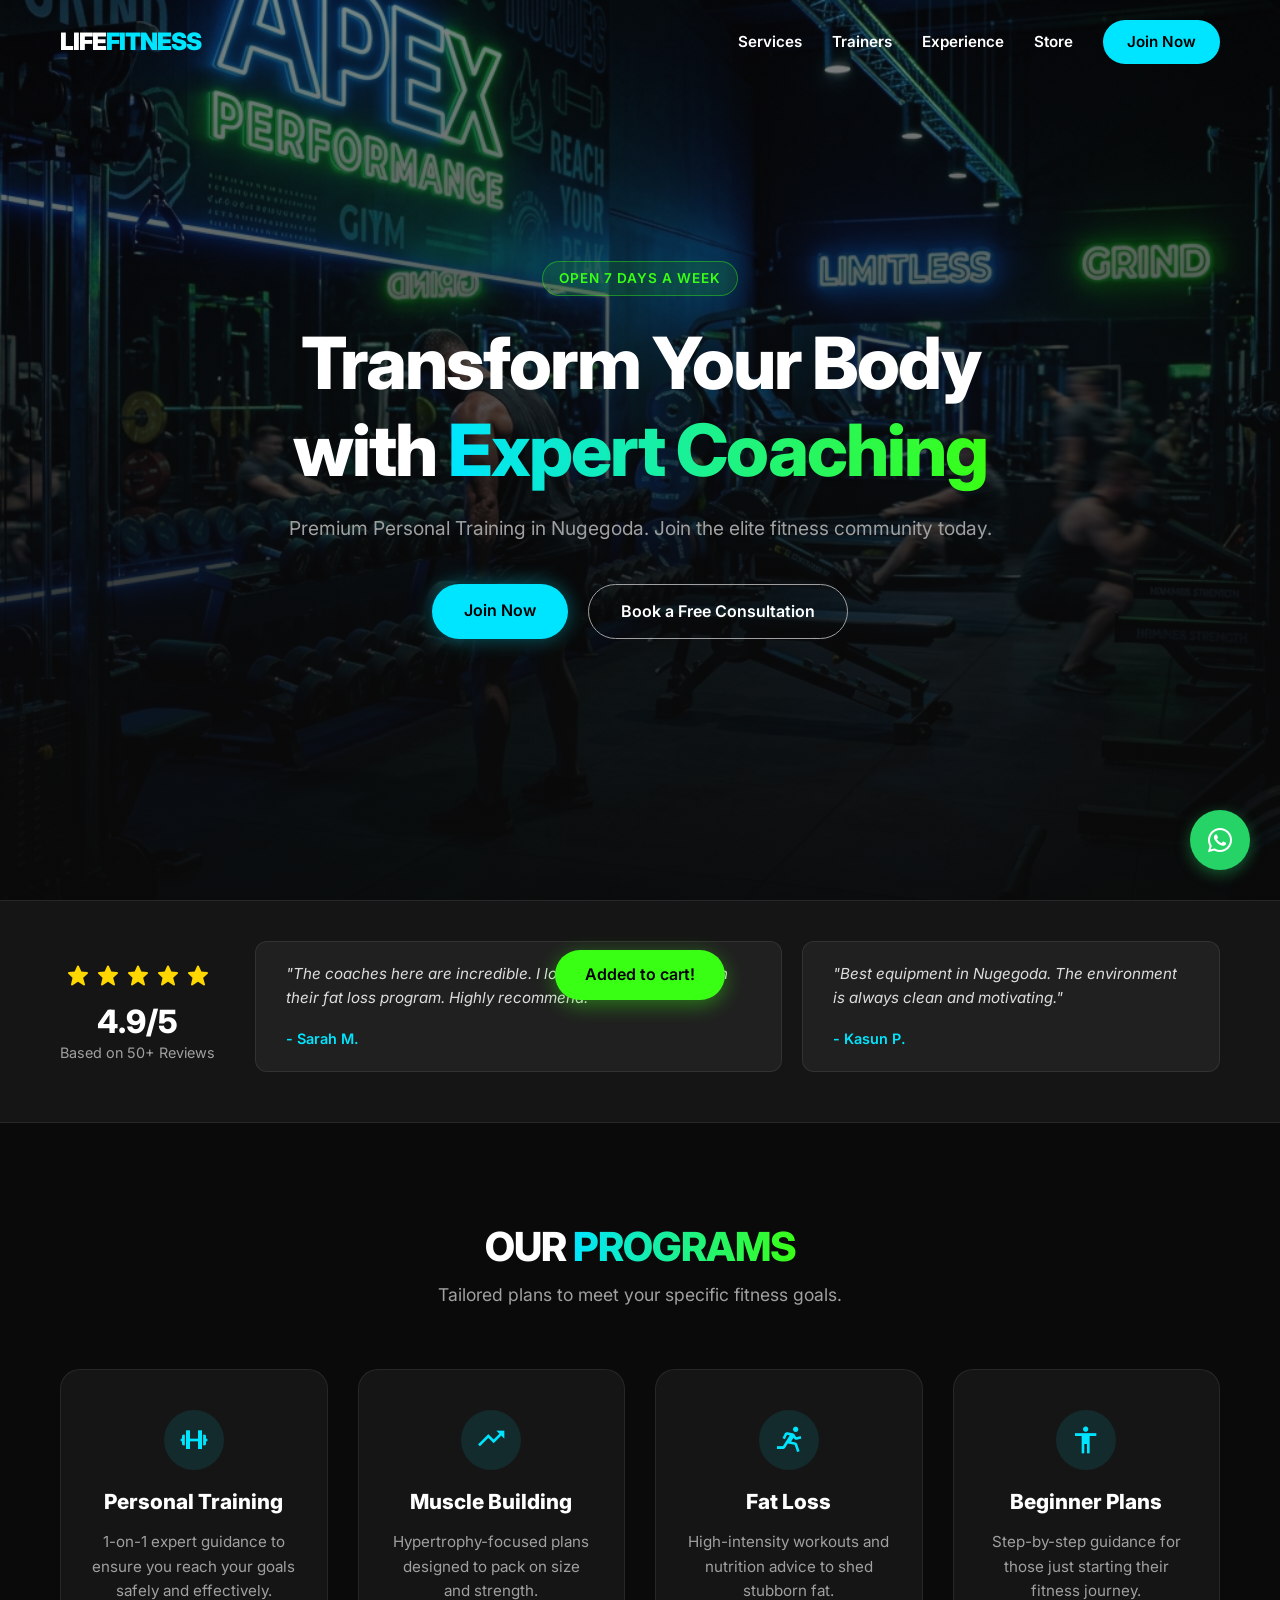
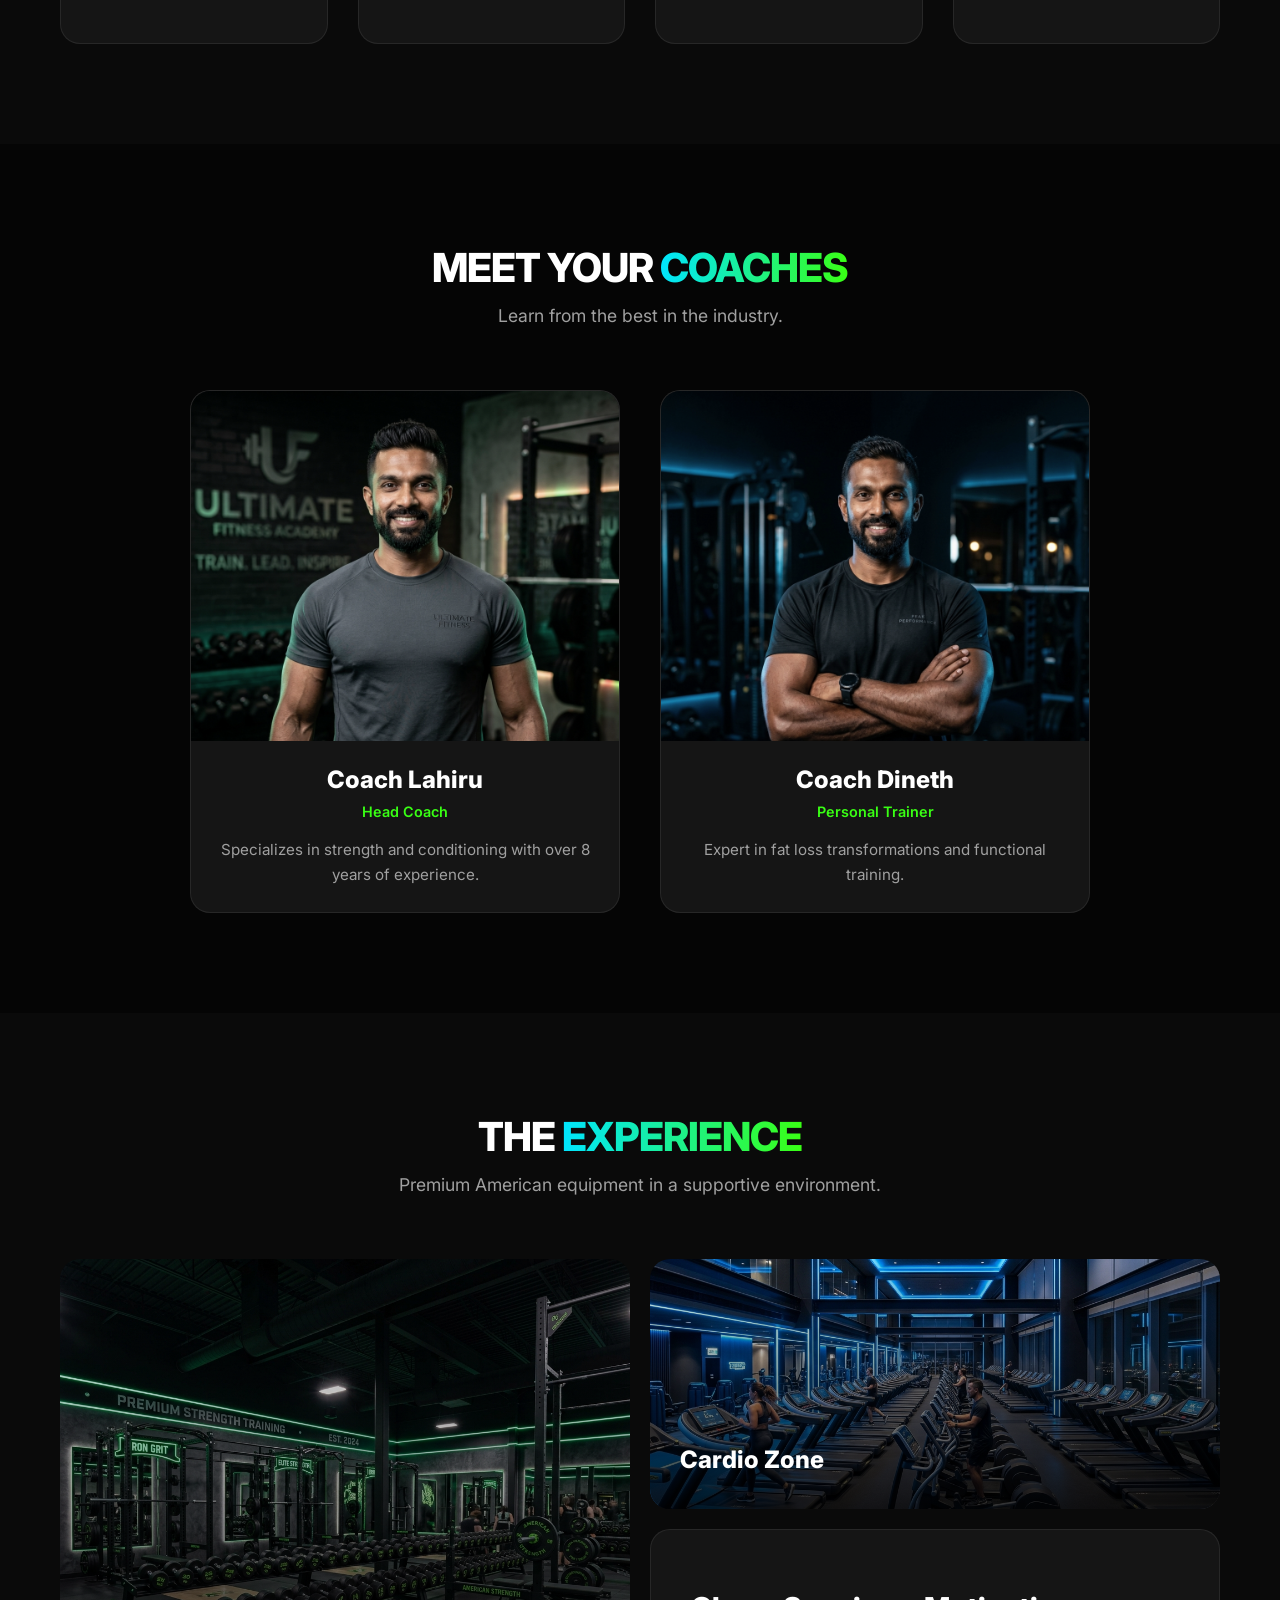
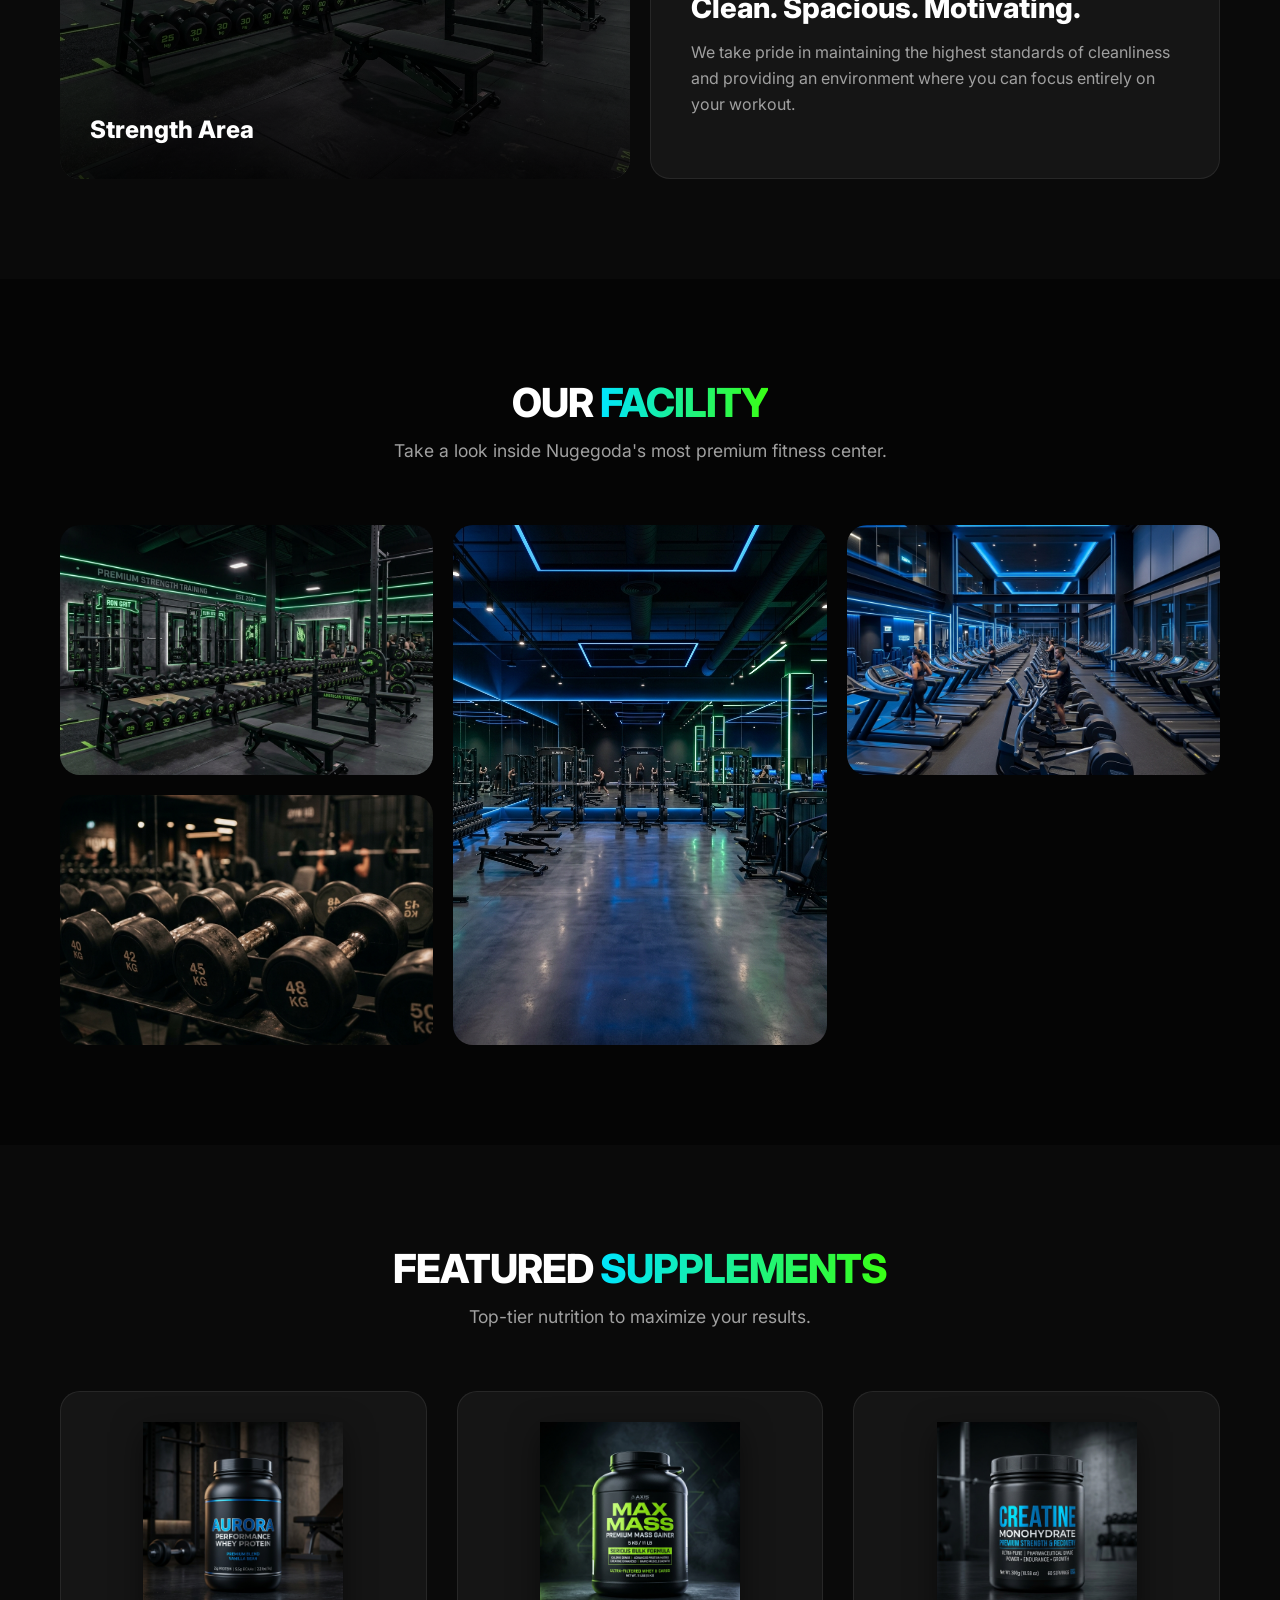
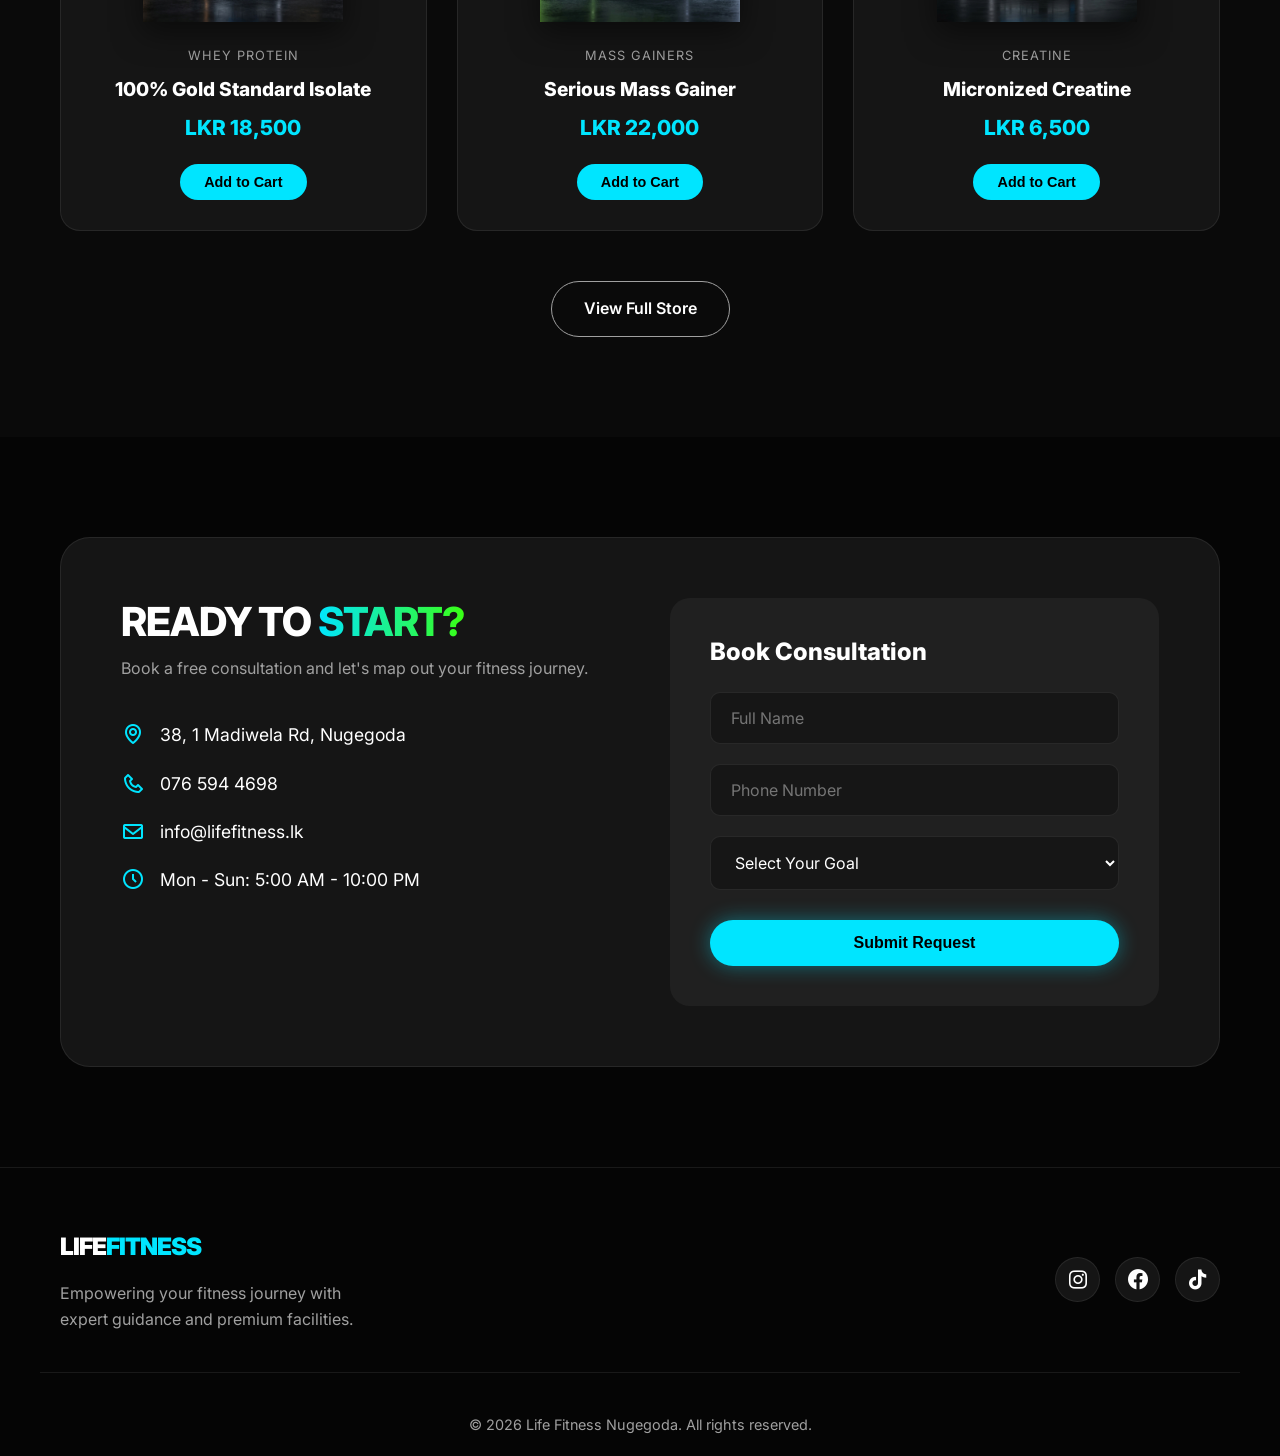
<file: index.html>
<!DOCTYPE html>
<html lang="en">
<head>
    <meta charset="UTF-8">
    <meta name="viewport" content="width=device-width, initial-scale=1.0">
    <meta name="description" content="Life Fitness - Personal Training in Nugegoda. Premium gym, expert coaching, and high-quality supplements.">
    <title>Life Fitness | Premium Personal Training Nugegoda</title>
    <link rel="preconnect" href="https://fonts.googleapis.com">
    <link rel="preconnect" href="https://fonts.gstatic.com" crossorigin>
    <link href="https://fonts.googleapis.com/css2?family=Inter:wght@300;400;600;800;900&display=swap" rel="stylesheet">
    <!-- Boxicons for icons -->
    <link href='https://unpkg.com/boxicons@2.1.4/css/boxicons.min.css' rel='stylesheet'>
    <link rel="stylesheet" href="styles.css">
</head>
<body>

    <!-- Navigation -->
    <nav id="navbar">
        <div class="nav-container">
            <a href="#" class="logo">LIFE<span>FITNESS</span></a>
            <ul class="nav-links">
                <li><a href="#services">Services</a></li>
                <li><a href="#trainers">Trainers</a></li>
                <li><a href="#experience">Experience</a></li>
                <li><a href="store.html">Store</a></li>
                <li><a href="#contact" class="btn-primary-sm">Join Now</a></li>
            </ul>
            <div class="hamburger">
                <i class='bx bx-menu'></i>
            </div>
        </div>
    </nav>

    <!-- Floating WhatsApp -->
    <a href="https://wa.me/94765944698" class="floating-whatsapp" target="_blank" aria-label="Chat on WhatsApp">
        <i class='bx bxl-whatsapp'></i>
    </a>

    <!-- Hero Section -->
    <section id="hero">
        <div class="hero-overlay"></div>
        <div class="hero-content">
            <span class="badge">Open 7 Days a Week</span>
            <h1>Transform Your Body with <span class="accent-text">Expert Coaching</span></h1>
            <p>Premium Personal Training in Nugegoda. Join the elite fitness community today.</p>
            <div class="hero-buttons">
                <a href="#contact" class="btn-primary">Join Now</a>
                <a href="#contact" class="btn-secondary">Book a Free Consultation</a>
            </div>
        </div>
    </section>

    <!-- Social Proof -->
    <section id="social-proof">
        <div class="container">
            <div class="rating">
                <div class="stars">
                    <i class='bx bxs-star'></i>
                    <i class='bx bxs-star'></i>
                    <i class='bx bxs-star'></i>
                    <i class='bx bxs-star'></i>
                    <i class='bx bxs-star'></i>
                </div>
                <h2>4.9/5</h2>
                <p>Based on 50+ Reviews</p>
            </div>
            <div class="testimonials">
                <div class="testimonial-card">
                    <p>"The coaches here are incredible. I lost 10kg in 3 months with their fat loss program. Highly recommend!"</p>
                    <span class="author">- Sarah M.</span>
                </div>
                <div class="testimonial-card">
                    <p>"Best equipment in Nugegoda. The environment is always clean and motivating."</p>
                    <span class="author">- Kasun P.</span>
                </div>
            </div>
        </div>
    </section>

    <!-- Services Section -->
    <section id="services" class="section-padding">
        <div class="container">
            <div class="section-header">
                <h2 class="section-title">Our <span class="accent-text">Programs</span></h2>
                <p class="section-subtitle">Tailored plans to meet your specific fitness goals.</p>
            </div>
            <div class="services-grid">
                <div class="service-card">
                    <div class="icon-wrapper"><i class='bx bx-dumbbell'></i></div>
                    <h3>Personal Training</h3>
                    <p>1-on-1 expert guidance to ensure you reach your goals safely and effectively.</p>
                </div>
                <div class="service-card">
                    <div class="icon-wrapper"><i class='bx bx-trending-up'></i></div>
                    <h3>Muscle Building</h3>
                    <p>Hypertrophy-focused plans designed to pack on size and strength.</p>
                </div>
                <div class="service-card">
                    <div class="icon-wrapper"><i class='bx bx-run'></i></div>
                    <h3>Fat Loss</h3>
                    <p>High-intensity workouts and nutrition advice to shed stubborn fat.</p>
                </div>
                <div class="service-card">
                    <div class="icon-wrapper"><i class='bx bx-body'></i></div>
                    <h3>Beginner Plans</h3>
                    <p>Step-by-step guidance for those just starting their fitness journey.</p>
                </div>
            </div>
        </div>
    </section>

    <!-- Trainers Spotlight -->
    <section id="trainers" class="section-padding bg-darker">
        <div class="container">
            <div class="section-header">
                <h2 class="section-title">Meet Your <span class="accent-text">Coaches</span></h2>
                <p class="section-subtitle">Learn from the best in the industry.</p>
            </div>
            <div class="trainers-grid">
                <div class="trainer-card">
                    <img src="assets/trainer_lahiru.png" alt="Coach Lahiru">
                    <div class="trainer-info">
                        <h3>Coach Lahiru</h3>
                        <span class="role">Head Coach</span>
                        <p>Specializes in strength and conditioning with over 8 years of experience.</p>
                    </div>
                </div>
                <div class="trainer-card">
                    <img src="assets/trainer_dineth.png" alt="Coach Dineth">
                    <div class="trainer-info">
                        <h3>Coach Dineth</h3>
                        <span class="role">Personal Trainer</span>
                        <p>Expert in fat loss transformations and functional training.</p>
                    </div>
                </div>
            </div>
        </div>
    </section>

    <!-- Gym Experience -->
    <section id="experience" class="section-padding">
        <div class="container">
            <div class="section-header">
                <h2 class="section-title">The <span class="accent-text">Experience</span></h2>
                <p class="section-subtitle">Premium American equipment in a supportive environment.</p>
            </div>
            <div class="gallery-grid">
                <div class="gallery-item large">
                    <img src="assets/gym_equip_1.png" alt="Strength Equipment">
                    <div class="gallery-overlay">Strength Area</div>
                </div>
                <div class="gallery-item">
                    <img src="assets/gym_equip_2.png" alt="Cardio Area">
                    <div class="gallery-overlay">Cardio Zone</div>
                </div>
                <div class="gallery-item text-card">
                    <h3>Clean. Spacious. Motivating.</h3>
                    <p>We take pride in maintaining the highest standards of cleanliness and providing an environment where you can focus entirely on your workout.</p>
                </div>
            </div>
        </div>
    </section>

    <!-- Photo Gallery -->
    <section id="gallery" class="section-padding bg-darker">
        <div class="container">
            <div class="section-header">
                <h2 class="section-title">Our <span class="accent-text">Facility</span></h2>
                <p class="section-subtitle">Take a look inside Nugegoda's most premium fitness center.</p>
            </div>
            <div class="masonry-gallery">
                <div class="masonry-item">
                    <img src="assets/gym_equip_1.png" alt="Gym Equipment">
                </div>
                <div class="masonry-item">
                    <img src="assets/gym_gallery_1.png" alt="Gym Facility Wide">
                </div>
                <div class="masonry-item">
                    <img src="assets/gym_equip_2.png" alt="Cardio Area">
                </div>
                <div class="masonry-item">
                    <img src="assets/gym_gallery_2.png" alt="Dumbbells Close-up">
                </div>
            </div>
        </div>
    </section>

    <!-- Featured Products -->
    <section id="featured-store" class="section-padding">
        <div class="container">
            <div class="section-header">
                <h2 class="section-title">Featured <span class="accent-text">Supplements</span></h2>
                <p class="section-subtitle">Top-tier nutrition to maximize your results.</p>
            </div>
            <div class="products-grid">
                <!-- Product 1 -->
                <div class="product-card" onclick="window.location.href='product.html'">
                    <div class="product-img-wrapper">
                        <img src="assets/supp_protein.png" alt="Whey Protein">
                    </div>
                    <div class="product-info">
                        <span class="category">Whey Protein</span>
                        <h3>100% Gold Standard Isolate</h3>
                        <div class="price">LKR 18,500</div>
                        <button class="add-to-cart btn-primary-sm" onclick="event.stopPropagation()">Add to Cart</button>
                    </div>
                </div>
                <!-- Product 2 -->
                <div class="product-card" onclick="window.location.href='product.html'">
                    <div class="product-img-wrapper">
                        <img src="assets/supp_mass_gainer.png" alt="Mass Gainer">
                    </div>
                    <div class="product-info">
                        <span class="category">Mass Gainers</span>
                        <h3>Serious Mass Gainer</h3>
                        <div class="price">LKR 22,000</div>
                        <button class="add-to-cart btn-primary-sm" onclick="event.stopPropagation()">Add to Cart</button>
                    </div>
                </div>
                <!-- Product 3 -->
                <div class="product-card" onclick="window.location.href='product.html'">
                    <div class="product-img-wrapper">
                        <img src="assets/supp_creatine.png" alt="Creatine">
                    </div>
                    <div class="product-info">
                        <span class="category">Creatine</span>
                        <h3>Micronized Creatine</h3>
                        <div class="price">LKR 6,500</div>
                        <button class="add-to-cart btn-primary-sm" onclick="event.stopPropagation()">Add to Cart</button>
                    </div>
                </div>
            </div>
            <div style="text-align: center; margin-top: 50px;">
                <a href="store.html" class="btn-secondary">View Full Store</a>
            </div>
        </div>
    </section>

    <!-- Contact / Booking -->
    <section id="contact" class="section-padding bg-darker">
        <div class="container">
            <div class="contact-wrapper">
                <div class="contact-info">
                    <h2 class="section-title">Ready to <span class="accent-text">Start?</span></h2>
                    <p>Book a free consultation and let's map out your fitness journey.</p>
                    
                    <ul class="contact-details">
                        <li><i class='bx bx-map'></i> 38, 1 Madiwela Rd, Nugegoda</li>
                        <li><i class='bx bx-phone'></i> 076 594 4698</li>
                        <li><i class='bx bx-envelope'></i> info@lifefitness.lk</li>
                        <li><i class='bx bx-time-five'></i> Mon - Sun: 5:00 AM - 10:00 PM</li>
                    </ul>
                </div>
                
                <form class="booking-form" id="bookingForm">
                    <h3>Book Consultation</h3>
                    <div class="form-group">
                        <input type="text" id="name" placeholder="Full Name" required>
                    </div>
                    <div class="form-group">
                        <input type="tel" id="phone" placeholder="Phone Number" required>
                    </div>
                    <div class="form-group">
                        <select id="goal" required>
                            <option value="" disabled selected>Select Your Goal</option>
                            <option value="weight-loss">Weight Loss</option>
                            <option value="muscle-gain">Muscle Gain</option>
                            <option value="general-fitness">General Fitness</option>
                        </select>
                    </div>
                    <button type="submit" class="btn-primary submit-btn">Submit Request</button>
                </form>
            </div>
        </div>
    </section>

    <!-- Footer -->
    <footer>
        <div class="container footer-content">
            <div class="footer-brand">
                <a href="#" class="logo">LIFE<span>FITNESS</span></a>
                <p>Empowering your fitness journey with expert guidance and premium facilities.</p>
            </div>
            <div class="social-links">
                <a href="#"><i class='bx bxl-instagram'></i></a>
                <a href="#"><i class='bx bxl-facebook-circle'></i></a>
                <a href="#"><i class='bx bxl-tiktok'></i></a>
            </div>
        </div>
        <div class="footer-bottom">
            <p>&copy; 2026 Life Fitness Nugegoda. All rights reserved.</p>
        </div>
    </footer>

    <!-- Cart Notification Toast -->
    <div id="toast" class="toast">Added to cart!</div>

    <script src="script.js"></script>
</body>
</html>
</file>
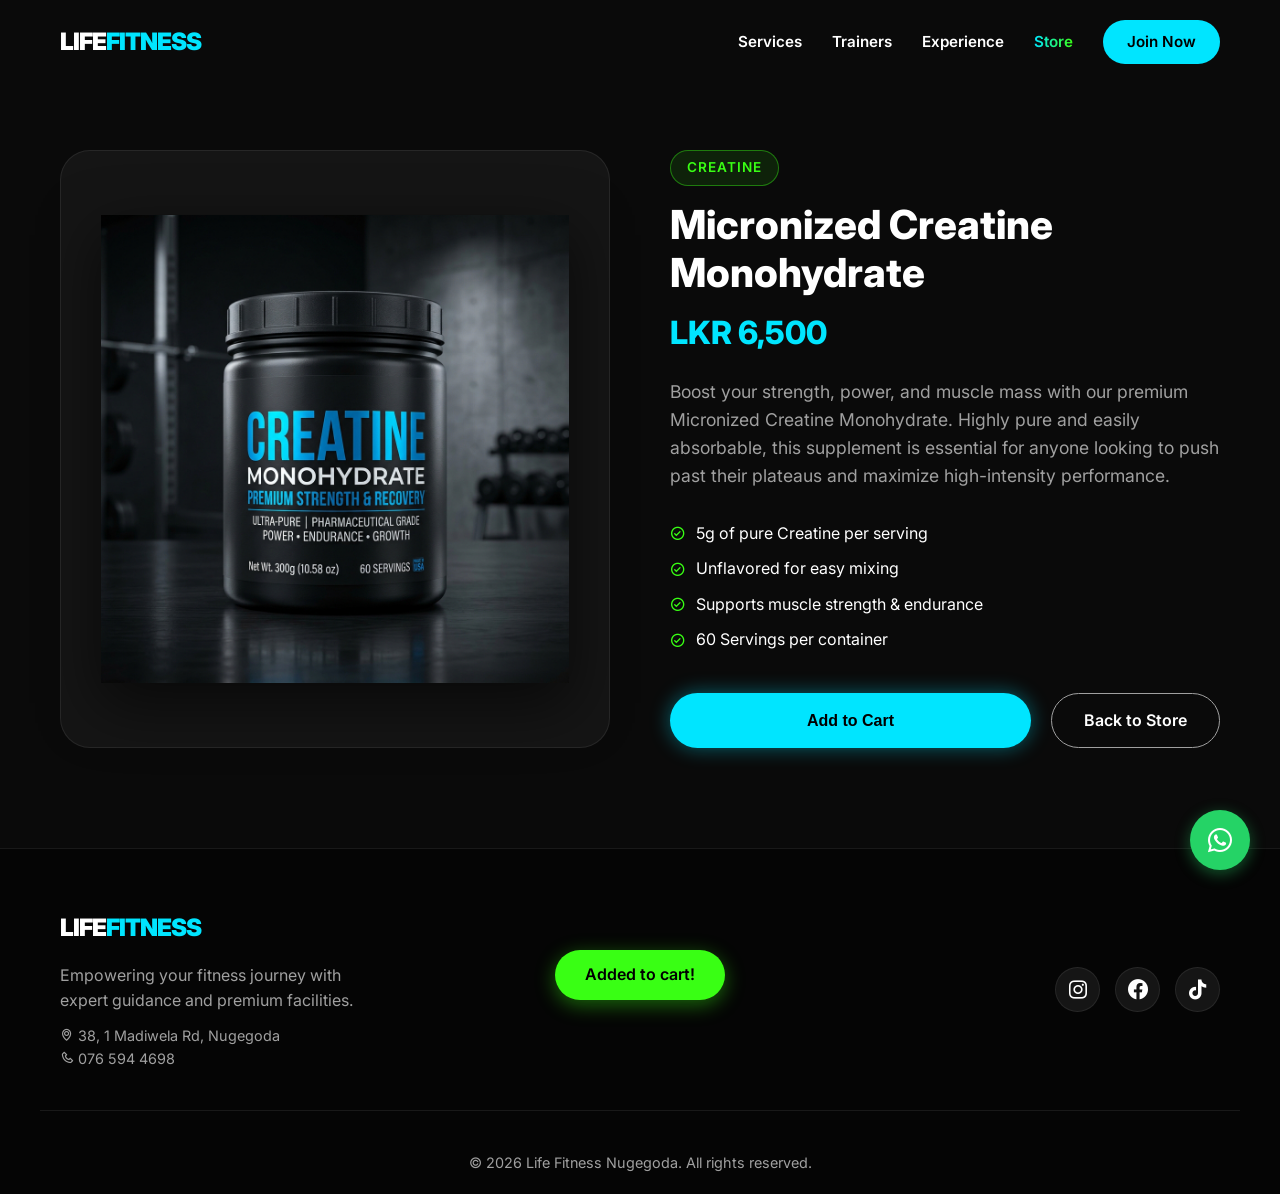
<file: product.html>
<!DOCTYPE html>
<html lang="en">
<head>
    <meta charset="UTF-8">
    <meta name="viewport" content="width=device-width, initial-scale=1.0">
    <title>Creatine Monohydrate | Life Fitness Store</title>
    <link rel="preconnect" href="https://fonts.googleapis.com">
    <link rel="preconnect" href="https://fonts.gstatic.com" crossorigin>
    <link href="https://fonts.googleapis.com/css2?family=Inter:wght@300;400;600;800;900&display=swap" rel="stylesheet">
    <link href='https://unpkg.com/boxicons@2.1.4/css/boxicons.min.css' rel='stylesheet'>
    <link rel="stylesheet" href="styles.css">
</head>
<body>

    <!-- Navigation -->
    <nav id="navbar" class="scrolled">
        <div class="nav-container">
            <a href="index.html" class="logo">LIFE<span>FITNESS</span></a>
            <ul class="nav-links">
                <li><a href="index.html#services">Services</a></li>
                <li><a href="index.html#trainers">Trainers</a></li>
                <li><a href="index.html#experience">Experience</a></li>
                <li><a href="store.html" class="accent-text">Store</a></li>
                <li><a href="index.html#contact" class="btn-primary-sm">Join Now</a></li>
            </ul>
            <div class="hamburger">
                <i class='bx bx-menu'></i>
            </div>
        </div>
    </nav>

    <!-- Floating WhatsApp -->
    <a href="https://wa.me/94765944698" class="floating-whatsapp" target="_blank" aria-label="Chat on WhatsApp">
        <i class='bx bxl-whatsapp'></i>
    </a>

    <!-- Product Detail Layout -->
    <div class="container product-detail-layout">
        <!-- Product Image -->
        <div class="product-image-container">
            <img src="assets/supp_creatine.png" alt="Creatine Monohydrate">
        </div>
        
        <!-- Product Info -->
        <div class="product-info-panel">
            <span class="badge" style="margin-bottom: 15px;">Creatine</span>
            <h1>Micronized Creatine Monohydrate</h1>
            <div class="price">LKR 6,500</div>
            
            <p class="description">
                Boost your strength, power, and muscle mass with our premium Micronized Creatine Monohydrate. Highly pure and easily absorbable, this supplement is essential for anyone looking to push past their plateaus and maximize high-intensity performance.
            </p>
            
            <ul class="nutrition-list">
                <li><i class='bx bx-check-circle'></i> 5g of pure Creatine per serving</li>
                <li><i class='bx bx-check-circle'></i> Unflavored for easy mixing</li>
                <li><i class='bx bx-check-circle'></i> Supports muscle strength & endurance</li>
                <li><i class='bx bx-check-circle'></i> 60 Servings per container</li>
            </ul>
            
            <div class="product-actions">
                <button class="add-to-cart btn-primary" style="flex: 1;">Add to Cart</button>
                <a href="store.html" class="btn-secondary">Back to Store</a>
            </div>
        </div>
    </div>

    <!-- Footer -->
    <footer>
        <div class="container footer-content">
            <div class="footer-brand">
                <a href="index.html" class="logo">LIFE<span>FITNESS</span></a>
                <p>Empowering your fitness journey with expert guidance and premium facilities.</p>
                <p style="margin-top: 10px; color: var(--color-text-secondary); font-size: 0.9rem;">
                    <i class='bx bx-map'></i> 38, 1 Madiwela Rd, Nugegoda<br>
                    <i class='bx bx-phone'></i> 076 594 4698
                </p>
            </div>
            <div class="social-links">
                <a href="#"><i class='bx bxl-instagram'></i></a>
                <a href="#"><i class='bx bxl-facebook-circle'></i></a>
                <a href="#"><i class='bx bxl-tiktok'></i></a>
            </div>
        </div>
        <div class="footer-bottom">
            <p>&copy; 2026 Life Fitness Nugegoda. All rights reserved.</p>
        </div>
    </footer>

    <!-- Cart Notification Toast -->
    <div id="toast" class="toast">Added to cart!</div>

    <script src="script.js"></script>
</body>
</html>
</file>
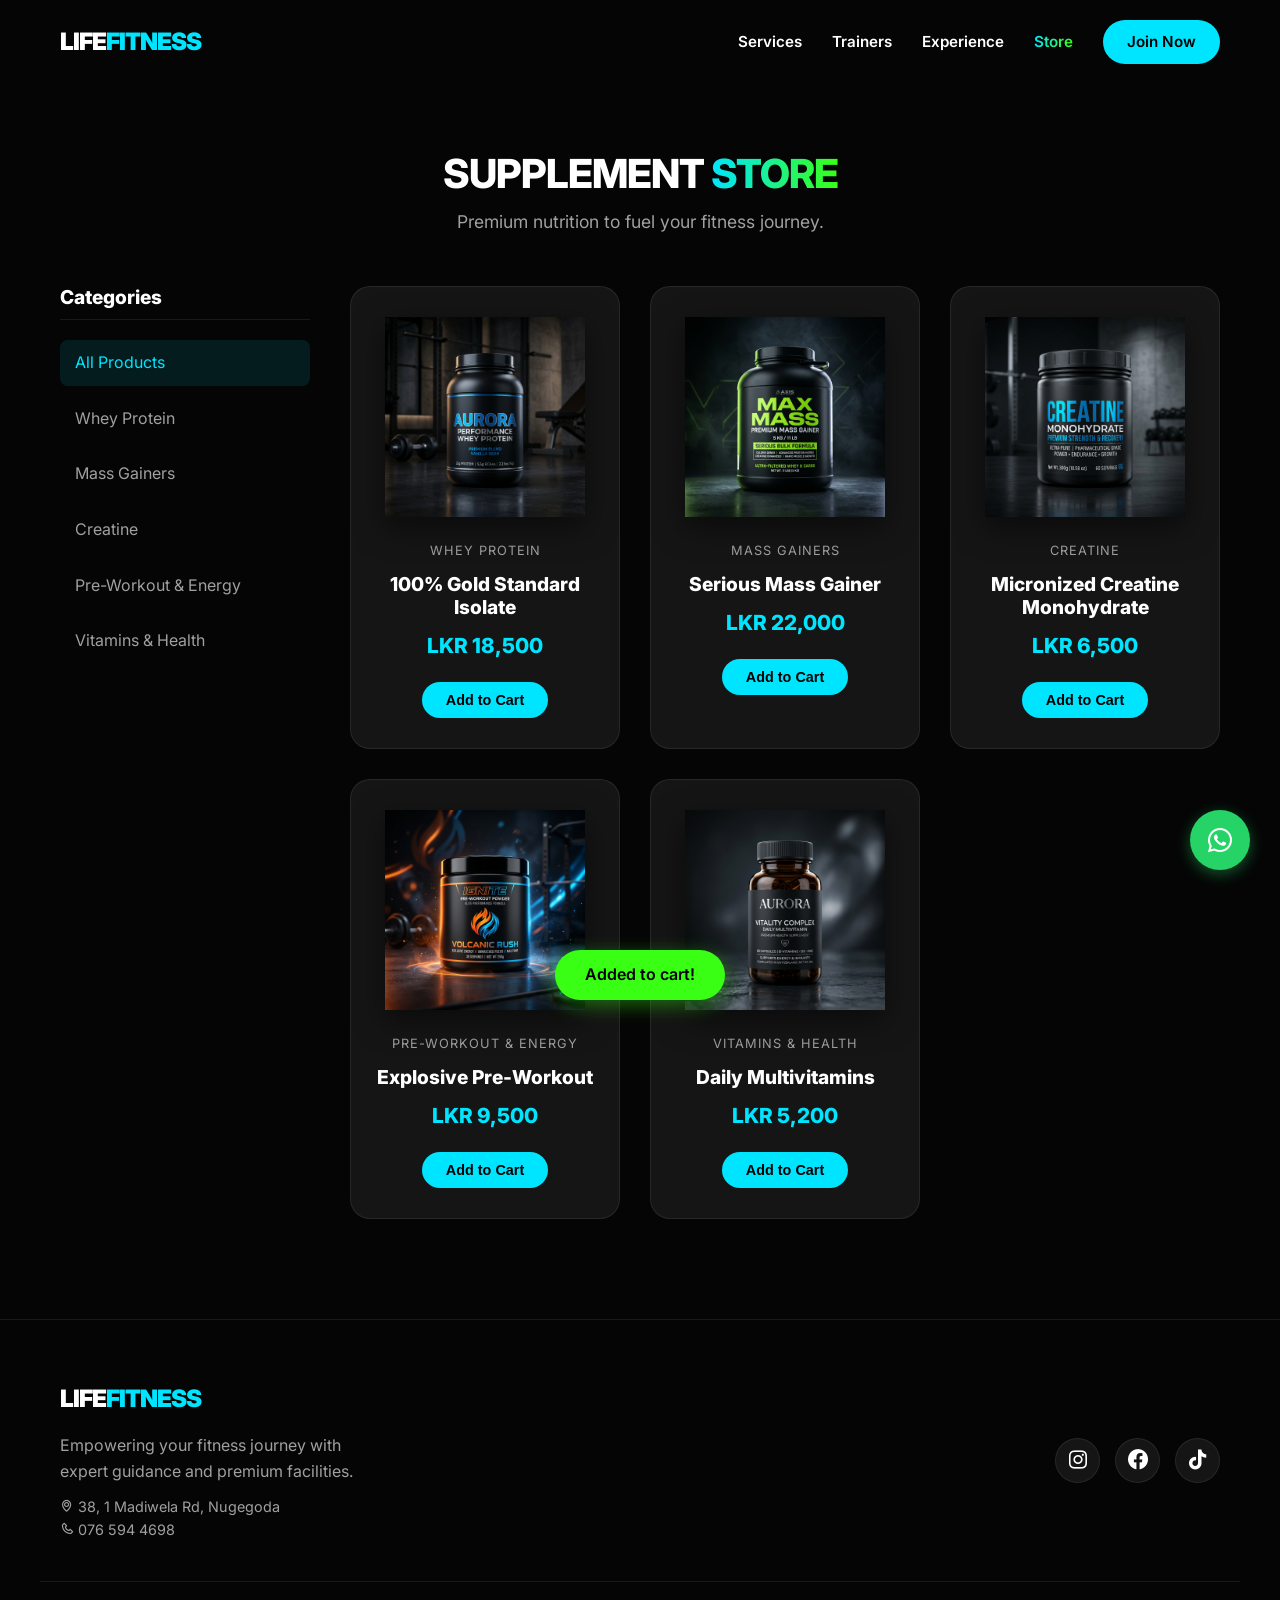
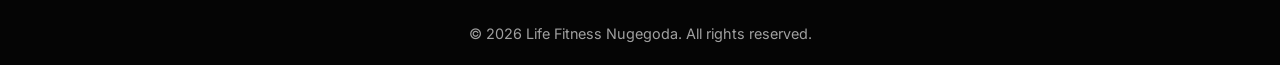
<file: store.html>
<!DOCTYPE html>
<html lang="en">
<head>
    <meta charset="UTF-8">
    <meta name="viewport" content="width=device-width, initial-scale=1.0">
    <title>Store | Life Fitness Nugegoda</title>
    <link rel="preconnect" href="https://fonts.googleapis.com">
    <link rel="preconnect" href="https://fonts.gstatic.com" crossorigin>
    <link href="https://fonts.googleapis.com/css2?family=Inter:wght@300;400;600;800;900&display=swap" rel="stylesheet">
    <link href='https://unpkg.com/boxicons@2.1.4/css/boxicons.min.css' rel='stylesheet'>
    <link rel="stylesheet" href="styles.css">
</head>
<body class="bg-darker">

    <!-- Navigation -->
    <nav id="navbar" class="scrolled">
        <div class="nav-container">
            <a href="index.html" class="logo">LIFE<span>FITNESS</span></a>
            <ul class="nav-links">
                <li><a href="index.html#services">Services</a></li>
                <li><a href="index.html#trainers">Trainers</a></li>
                <li><a href="index.html#experience">Experience</a></li>
                <li><a href="store.html" class="accent-text">Store</a></li>
                <li><a href="index.html#contact" class="btn-primary-sm">Join Now</a></li>
            </ul>
            <div class="hamburger">
                <i class='bx bx-menu'></i>
            </div>
        </div>
    </nav>

    <!-- Floating WhatsApp -->
    <a href="https://wa.me/94765944698" class="floating-whatsapp" target="_blank" aria-label="Chat on WhatsApp">
        <i class='bx bxl-whatsapp'></i>
    </a>

    <!-- Store Header -->
    <div class="container store-header">
        <h1 class="section-title">Supplement <span class="accent-text">Store</span></h1>
        <p class="section-subtitle">Premium nutrition to fuel your fitness journey.</p>
    </div>

    <!-- Store Layout -->
    <div class="container store-layout">
        <!-- Sidebar Categories -->
        <aside class="store-sidebar">
            <h3>Categories</h3>
            <ul class="category-list">
                <li><a href="#" class="active">All Products</a></li>
                <li><a href="#">Whey Protein</a></li>
                <li><a href="#">Mass Gainers</a></li>
                <li><a href="#">Creatine</a></li>
                <li><a href="#">Pre-Workout & Energy</a></li>
                <li><a href="#">Vitamins & Health</a></li>
            </ul>
        </aside>

        <!-- Main Product Grid -->
        <main class="store-main">
            <div class="products-grid">
                <!-- Product 1 -->
                <div class="product-card" onclick="window.location.href='product.html'">
                    <div class="product-img-wrapper">
                        <img src="assets/supp_protein.png" alt="Whey Protein">
                    </div>
                    <div class="product-info">
                        <span class="category">Whey Protein</span>
                        <h3>100% Gold Standard Isolate</h3>
                        <div class="price">LKR 18,500</div>
                        <button class="add-to-cart btn-primary-sm" onclick="event.stopPropagation()">Add to Cart</button>
                    </div>
                </div>
                <!-- Product 2 -->
                <div class="product-card" onclick="window.location.href='product.html'">
                    <div class="product-img-wrapper">
                        <img src="assets/supp_mass_gainer.png" alt="Mass Gainer">
                    </div>
                    <div class="product-info">
                        <span class="category">Mass Gainers</span>
                        <h3>Serious Mass Gainer</h3>
                        <div class="price">LKR 22,000</div>
                        <button class="add-to-cart btn-primary-sm" onclick="event.stopPropagation()">Add to Cart</button>
                    </div>
                </div>
                <!-- Product 3 -->
                <div class="product-card" onclick="window.location.href='product.html'">
                    <div class="product-img-wrapper">
                        <img src="assets/supp_creatine.png" alt="Creatine">
                    </div>
                    <div class="product-info">
                        <span class="category">Creatine</span>
                        <h3>Micronized Creatine Monohydrate</h3>
                        <div class="price">LKR 6,500</div>
                        <button class="add-to-cart btn-primary-sm" onclick="event.stopPropagation()">Add to Cart</button>
                    </div>
                </div>
                <!-- Product 4 -->
                <div class="product-card" onclick="window.location.href='product.html'">
                    <div class="product-img-wrapper">
                        <img src="assets/supp_preworkout.png" alt="Pre-Workout">
                    </div>
                    <div class="product-info">
                        <span class="category">Pre-Workout & Energy</span>
                        <h3>Explosive Pre-Workout</h3>
                        <div class="price">LKR 9,500</div>
                        <button class="add-to-cart btn-primary-sm" onclick="event.stopPropagation()">Add to Cart</button>
                    </div>
                </div>
                <!-- Product 5 -->
                <div class="product-card" onclick="window.location.href='product.html'">
                    <div class="product-img-wrapper">
                        <img src="assets/supp_vitamins.png" alt="Multivitamins">
                    </div>
                    <div class="product-info">
                        <span class="category">Vitamins & Health</span>
                        <h3>Daily Multivitamins</h3>
                        <div class="price">LKR 5,200</div>
                        <button class="add-to-cart btn-primary-sm" onclick="event.stopPropagation()">Add to Cart</button>
                    </div>
                </div>
            </div>
        </main>
    </div>

    <!-- Footer -->
    <footer>
        <div class="container footer-content">
            <div class="footer-brand">
                <a href="index.html" class="logo">LIFE<span>FITNESS</span></a>
                <p>Empowering your fitness journey with expert guidance and premium facilities.</p>
                <p style="margin-top: 10px; color: var(--color-text-secondary); font-size: 0.9rem;">
                    <i class='bx bx-map'></i> 38, 1 Madiwela Rd, Nugegoda<br>
                    <i class='bx bx-phone'></i> 076 594 4698
                </p>
            </div>
            <div class="social-links">
                <a href="#"><i class='bx bxl-instagram'></i></a>
                <a href="#"><i class='bx bxl-facebook-circle'></i></a>
                <a href="#"><i class='bx bxl-tiktok'></i></a>
            </div>
        </div>
        <div class="footer-bottom">
            <p>&copy; 2026 Life Fitness Nugegoda. All rights reserved.</p>
        </div>
    </footer>

    <!-- Cart Notification Toast -->
    <div id="toast" class="toast">Added to cart!</div>

    <script src="script.js"></script>
</body>
</html>
</file>
<file: styles.css>
/* --- CSS Variables & Resets --- */
:root {
    --color-bg-base: #0a0a0a;
    --color-bg-darker: #050505;
    --color-surface: #151515;
    --color-surface-light: #202020;
    
    --color-accent-blue: #00E5FF;
    --color-accent-green: #39FF14;
    --color-accent-blue-glow: rgba(0, 229, 255, 0.4);
    --color-accent-green-glow: rgba(57, 255, 20, 0.4);
    
    --color-text-primary: #ffffff;
    --color-text-secondary: #a0a0a0;
    
    --font-main: 'Inter', sans-serif;
    
    --transition-fast: 0.2s ease;
    --transition-smooth: 0.3s cubic-bezier(0.25, 0.8, 0.25, 1);
    
    --glass-bg: rgba(20, 20, 20, 0.6);
    --glass-border: rgba(255, 255, 255, 0.08);
}

* {
    margin: 0;
    padding: 0;
    box-sizing: border-box;
}

html {
    scroll-behavior: smooth;
}

body {
    font-family: var(--font-main);
    background-color: var(--color-bg-base);
    color: var(--color-text-primary);
    line-height: 1.6;
    overflow-x: hidden;
}

ul { list-style: none; }
a { text-decoration: none; color: inherit; }
img { max-width: 100%; display: block; }

/* --- Typography & Utils --- */
h1, h2, h3, h4 {
    font-weight: 800;
    line-height: 1.2;
}

.accent-text {
    background: linear-gradient(90deg, var(--color-accent-blue), var(--color-accent-green));
    -webkit-background-clip: text;
    -webkit-text-fill-color: transparent;
    display: inline-block;
}

.container {
    max-width: 1200px;
    margin: 0 auto;
    padding: 0 20px;
}

.section-padding {
    padding: 100px 0;
}

.bg-darker {
    background-color: var(--color-bg-darker);
}

.section-header {
    text-align: center;
    margin-bottom: 60px;
}

.section-title {
    font-size: 2.5rem;
    margin-bottom: 10px;
    text-transform: uppercase;
    letter-spacing: -1px;
}

.section-subtitle {
    color: var(--color-text-secondary);
    font-size: 1.1rem;
}

/* --- Buttons --- */
.btn-primary, .btn-secondary, .btn-primary-sm {
    display: inline-block;
    padding: 14px 32px;
    border-radius: 50px;
    font-weight: 600;
    text-align: center;
    cursor: pointer;
    transition: var(--transition-smooth);
    border: none;
    font-size: 1rem;
}

.btn-primary {
    background: var(--color-accent-blue);
    color: #000;
    box-shadow: 0 0 20px var(--color-accent-blue-glow);
}

.btn-primary:hover {
    transform: translateY(-3px);
    box-shadow: 0 0 30px var(--color-accent-blue-glow);
    background: #00f0ff;
}

.btn-secondary {
    background: transparent;
    color: var(--color-text-primary);
    border: 1px solid var(--color-text-secondary);
}

.btn-secondary:hover {
    border-color: var(--color-text-primary);
    background: rgba(255,255,255,0.05);
}

.btn-primary-sm {
    padding: 10px 24px;
    background: var(--color-accent-blue);
    color: #000;
    font-size: 0.9rem;
    border-radius: 50px;
    font-weight: 600;
    transition: var(--transition-smooth);
    border: none;
}
.btn-primary-sm:hover {
    box-shadow: 0 0 15px var(--color-accent-blue-glow);
    transform: translateY(-2px);
}

/* --- Navigation --- */
nav {
    position: fixed;
    top: 0;
    width: 100%;
    z-index: 1000;
    transition: var(--transition-smooth);
    padding: 20px 0;
}

nav.scrolled {
    background: var(--glass-bg);
    backdrop-filter: blur(12px);
    -webkit-backdrop-filter: blur(12px);
    border-bottom: 1px solid var(--glass-border);
    padding: 15px 0;
}

.nav-container {
    max-width: 1200px;
    margin: 0 auto;
    padding: 0 20px;
    display: flex;
    justify-content: space-between;
    align-items: center;
}

.logo {
    font-size: 1.5rem;
    font-weight: 900;
    letter-spacing: -1px;
}

.logo span {
    color: var(--color-accent-blue);
}

.nav-links {
    display: flex;
    align-items: center;
    gap: 30px;
}

.nav-links li a {
    font-weight: 600;
    font-size: 0.95rem;
    transition: var(--transition-fast);
}

.nav-links li a:not(.btn-primary-sm):hover {
    color: var(--color-accent-blue);
}

.hamburger {
    display: none;
    font-size: 2rem;
    cursor: pointer;
}

/* --- Floating WhatsApp --- */
.floating-whatsapp {
    position: fixed;
    bottom: 30px;
    right: 30px;
    width: 60px;
    height: 60px;
    background-color: #25D366;
    color: white;
    border-radius: 50%;
    display: flex;
    justify-content: center;
    align-items: center;
    font-size: 2rem;
    z-index: 999;
    box-shadow: 0 4px 15px rgba(37, 211, 102, 0.4);
    transition: var(--transition-smooth);
}

.floating-whatsapp:hover {
    transform: scale(1.1);
    box-shadow: 0 6px 20px rgba(37, 211, 102, 0.6);
}

/* --- Hero Section --- */
#hero {
    height: 100vh;
    min-height: 600px;
    position: relative;
    display: flex;
    align-items: center;
    justify-content: center;
    text-align: center;
    background: url('assets/hero_bg.png') center/cover no-repeat;
}

.hero-overlay {
    position: absolute;
    inset: 0;
    background: linear-gradient(to bottom, rgba(10,10,10,0.5) 0%, rgba(10,10,10,0.95) 100%);
    z-index: 1;
}

.hero-content {
    position: relative;
    z-index: 2;
    max-width: 800px;
    padding: 0 20px;
}

.badge {
    display: inline-block;
    padding: 6px 16px;
    background: rgba(57, 255, 20, 0.1);
    color: var(--color-accent-green);
    border: 1px solid var(--color-accent-green-glow);
    border-radius: 50px;
    font-size: 0.85rem;
    font-weight: 600;
    margin-bottom: 24px;
    text-transform: uppercase;
    letter-spacing: 1px;
}

.hero-content h1 {
    font-size: 4.5rem;
    margin-bottom: 20px;
    letter-spacing: -2px;
}

.hero-content p {
    font-size: 1.2rem;
    color: var(--color-text-secondary);
    margin-bottom: 40px;
}

.hero-buttons {
    display: flex;
    gap: 20px;
    justify-content: center;
}

/* --- Social Proof --- */
#social-proof {
    padding: 40px 0;
    background: var(--color-surface);
    border-top: 1px solid var(--glass-border);
    border-bottom: 1px solid var(--glass-border);
}

#social-proof .container {
    display: flex;
    align-items: center;
    justify-content: space-between;
    gap: 40px;
}

.rating {
    text-align: center;
    flex-shrink: 0;
}

.stars {
    color: #FFD700;
    font-size: 1.5rem;
    margin-bottom: 5px;
}

.rating h2 {
    font-size: 2rem;
}

.rating p {
    color: var(--color-text-secondary);
    font-size: 0.9rem;
}

.testimonials {
    display: flex;
    gap: 20px;
    overflow-x: auto;
    padding-bottom: 10px;
    scrollbar-width: none;
    width: 100%;
    max-width: 100%;
}
.testimonials::-webkit-scrollbar { display: none; }

.testimonial-card {
    background: var(--color-surface-light);
    padding: 20px 30px;
    border-radius: 12px;
    min-width: 300px;
    border: 1px solid var(--glass-border);
}

.testimonial-card p {
    font-style: italic;
    color: #ddd;
    margin-bottom: 15px;
    font-size: 0.95rem;
}

.testimonial-card .author {
    font-weight: 600;
    color: var(--color-accent-blue);
    font-size: 0.9rem;
}

/* --- Services Section --- */
.services-grid {
    display: grid;
    grid-template-columns: repeat(auto-fit, minmax(250px, 1fr));
    gap: 30px;
}

.service-card {
    background: var(--color-surface);
    border: 1px solid var(--glass-border);
    border-radius: 20px;
    padding: 40px 30px;
    text-align: center;
    transition: var(--transition-smooth);
}

.service-card:hover {
    transform: translateY(-10px);
    border-color: var(--color-accent-blue-glow);
    box-shadow: 0 10px 30px rgba(0,0,0,0.5);
}

.service-card .icon-wrapper {
    width: 60px;
    height: 60px;
    background: rgba(0, 229, 255, 0.1);
    border-radius: 50%;
    display: flex;
    justify-content: center;
    align-items: center;
    margin: 0 auto 20px;
    font-size: 2rem;
    color: var(--color-accent-blue);
}

.service-card h3 {
    margin-bottom: 15px;
    font-size: 1.3rem;
}

.service-card p {
    color: var(--color-text-secondary);
    font-size: 0.95rem;
}

/* --- Trainers Section --- */
.trainers-grid {
    display: grid;
    grid-template-columns: repeat(auto-fit, minmax(300px, 1fr));
    gap: 40px;
    max-width: 900px;
    margin: 0 auto;
}

.trainer-card {
    background: var(--color-surface);
    border-radius: 20px;
    overflow: hidden;
    border: 1px solid var(--glass-border);
    transition: var(--transition-smooth);
}

.trainer-card:hover {
    transform: translateY(-10px);
    border-color: var(--color-accent-green-glow);
}

.trainer-card img {
    width: 100%;
    height: 350px;
    object-fit: cover;
    object-position: top;
    filter: grayscale(20%);
    transition: var(--transition-smooth);
}

.trainer-card:hover img {
    filter: grayscale(0%);
}

.trainer-info {
    padding: 25px;
    text-align: center;
}

.trainer-info h3 {
    font-size: 1.5rem;
    margin-bottom: 5px;
}

.trainer-info .role {
    display: block;
    color: var(--color-accent-green);
    font-weight: 600;
    margin-bottom: 15px;
    font-size: 0.9rem;
}

.trainer-info p {
    color: var(--color-text-secondary);
    font-size: 0.95rem;
}

/* --- Gym Experience --- */
.gallery-grid {
    display: grid;
    grid-template-columns: 1fr 1fr;
    grid-template-rows: 250px 250px;
    gap: 20px;
}

.gallery-item {
    position: relative;
    border-radius: 20px;
    overflow: hidden;
}

.gallery-item.large {
    grid-row: span 2;
}

.gallery-item img {
    width: 100%;
    height: 100%;
    object-fit: cover;
    transition: var(--transition-smooth);
}

.gallery-item:hover img {
    transform: scale(1.05);
}

.gallery-overlay {
    position: absolute;
    inset: 0;
    background: linear-gradient(to top, rgba(0,0,0,0.8), transparent);
    display: flex;
    align-items: flex-end;
    padding: 30px;
    font-size: 1.5rem;
    font-weight: 800;
}

.gallery-item.text-card {
    background: var(--color-surface);
    border: 1px solid var(--glass-border);
    padding: 40px;
    display: flex;
    flex-direction: column;
    justify-content: center;
}

.gallery-item.text-card h3 {
    font-size: 1.8rem;
    margin-bottom: 15px;
}

.gallery-item.text-card p {
    color: var(--color-text-secondary);
}

/* --- Store Section --- */
.products-grid {
    display: grid;
    grid-template-columns: repeat(auto-fit, minmax(260px, 1fr));
    gap: 30px;
}

.product-card {
    background: var(--color-surface);
    border: 1px solid var(--glass-border);
    border-radius: 20px;
    padding: 30px 20px;
    text-align: center;
    transition: var(--transition-smooth);
}

.product-card:hover {
    border-color: var(--color-accent-blue-glow);
    transform: translateY(-5px);
}

.product-img-wrapper {
    height: 200px;
    display: flex;
    justify-content: center;
    align-items: center;
    margin-bottom: 20px;
}

.product-img-wrapper img {
    max-height: 100%;
    filter: drop-shadow(0 10px 15px rgba(0,0,0,0.5));
    transition: var(--transition-smooth);
}

.product-card:hover .product-img-wrapper img {
    transform: scale(1.1);
}

.product-info .category {
    font-size: 0.8rem;
    color: var(--color-text-secondary);
    text-transform: uppercase;
    letter-spacing: 1px;
}

.product-info h3 {
    margin: 10px 0;
    font-size: 1.2rem;
}

.product-info .price {
    font-size: 1.3rem;
    font-weight: 800;
    color: var(--color-accent-blue);
    margin-bottom: 20px;
}

/* --- Contact & Booking --- */
.contact-wrapper {
    display: grid;
    grid-template-columns: 1fr 1fr;
    gap: 60px;
    background: var(--color-surface);
    border: 1px solid var(--glass-border);
    border-radius: 30px;
    padding: 60px;
}

.contact-info p {
    color: var(--color-text-secondary);
    margin-bottom: 40px;
}

.contact-details {
    display: flex;
    flex-direction: column;
    gap: 20px;
}

.contact-details li {
    display: flex;
    align-items: center;
    gap: 15px;
    font-size: 1.1rem;
}

.contact-details li i {
    color: var(--color-accent-blue);
    font-size: 1.5rem;
}

.booking-form {
    background: var(--color-surface-light);
    padding: 40px;
    border-radius: 20px;
}

.booking-form h3 {
    margin-bottom: 25px;
    font-size: 1.5rem;
}

.form-group {
    margin-bottom: 20px;
}

.form-group input, .form-group select {
    width: 100%;
    padding: 15px 20px;
    background: rgba(0,0,0,0.3);
    border: 1px solid var(--glass-border);
    border-radius: 10px;
    color: white;
    font-family: var(--font-main);
    font-size: 1rem;
    transition: var(--transition-fast);
}

.form-group input:focus, .form-group select:focus {
    outline: none;
    border-color: var(--color-accent-blue);
    background: rgba(0,0,0,0.5);
}

.submit-btn {
    width: 100%;
    margin-top: 10px;
}

/* --- Footer --- */
footer {
    background: var(--color-bg-darker);
    border-top: 1px solid var(--glass-border);
    padding: 60px 0 20px;
}

.footer-content {
    display: flex;
    justify-content: space-between;
    align-items: center;
    margin-bottom: 40px;
    border-bottom: 1px solid var(--glass-border);
    padding-bottom: 40px;
}

.footer-brand p {
    color: var(--color-text-secondary);
    margin-top: 15px;
    max-width: 300px;
}

.social-links {
    display: flex;
    gap: 15px;
}

.social-links a {
    width: 45px;
    height: 45px;
    background: var(--color-surface);
    display: flex;
    justify-content: center;
    align-items: center;
    border-radius: 50%;
    font-size: 1.5rem;
    border: 1px solid var(--glass-border);
    transition: var(--transition-fast);
}

.social-links a:hover {
    background: var(--color-accent-blue);
    color: #000;
    border-color: var(--color-accent-blue);
}

.footer-bottom {
    text-align: center;
    color: var(--color-text-secondary);
    font-size: 0.9rem;
}

/* --- Toast Notification --- */
.toast {
    position: fixed;
    bottom: -100px;
    left: 50%;
    transform: translateX(-50%);
    background: var(--color-accent-green);
    color: #000;
    padding: 12px 30px;
    border-radius: 50px;
    font-weight: 600;
    box-shadow: 0 5px 20px rgba(57, 255, 20, 0.4);
    transition: var(--transition-smooth);
    z-index: 1001;
}

.toast.show {
    bottom: 40px;
}

/* --- Masonry Gallery --- */
.masonry-gallery {
    display: grid;
    grid-template-columns: repeat(auto-fit, minmax(300px, 1fr));
    grid-auto-rows: 250px;
    gap: 20px;
}
.masonry-item {
    border-radius: 20px;
    overflow: hidden;
}
.masonry-item:nth-child(2) {
    grid-row: span 2;
}
.masonry-item img {
    width: 100%;
    height: 100%;
    object-fit: cover;
    transition: var(--transition-smooth);
}
.masonry-item:hover img {
    transform: scale(1.05);
}

/* --- Dedicated Store Layout --- */
.store-header {
    padding-top: 150px;
    padding-bottom: 50px;
    text-align: center;
}

.store-layout {
    display: grid;
    grid-template-columns: 250px 1fr;
    gap: 40px;
    padding-bottom: 100px;
}

.store-sidebar h3 {
    font-size: 1.2rem;
    margin-bottom: 20px;
    padding-bottom: 10px;
    border-bottom: 1px solid var(--glass-border);
}

.category-list {
    display: flex;
    flex-direction: column;
    gap: 10px;
}

.category-list li a {
    display: block;
    padding: 10px 15px;
    border-radius: 8px;
    transition: var(--transition-fast);
    color: var(--color-text-secondary);
}

.category-list li a:hover, .category-list li a.active {
    background: rgba(0, 229, 255, 0.1);
    color: var(--color-accent-blue);
}

/* --- Product Detail Layout --- */
.product-detail-layout {
    display: grid;
    grid-template-columns: 1fr 1fr;
    gap: 60px;
    padding-top: 150px;
    padding-bottom: 100px;
}

.product-image-container {
    background: var(--color-surface);
    border: 1px solid var(--glass-border);
    border-radius: 30px;
    padding: 40px;
    display: flex;
    justify-content: center;
    align-items: center;
}

.product-image-container img {
    max-height: 500px;
    filter: drop-shadow(0 20px 30px rgba(0,0,0,0.6));
}

.product-info-panel h1 {
    font-size: 2.5rem;
    margin-bottom: 10px;
}

.product-info-panel .price {
    font-size: 2rem;
    color: var(--color-accent-blue);
    font-weight: 800;
    margin-bottom: 20px;
}

.product-info-panel .description {
    color: var(--color-text-secondary);
    margin-bottom: 30px;
    font-size: 1.1rem;
}

.nutrition-list {
    margin-bottom: 40px;
}

.nutrition-list li {
    display: flex;
    align-items: center;
    gap: 10px;
    margin-bottom: 10px;
    color: var(--color-text-primary);
}

.nutrition-list li i {
    color: var(--color-accent-green);
}

.product-actions {
    display: flex;
    gap: 20px;
}

/* --- Responsive Design --- */
@media (max-width: 992px) {
    .hero-content h1 { font-size: 3.5rem; }
    .contact-wrapper, .product-detail-layout {
        grid-template-columns: 1fr;
        padding: 40px;
    }
    .store-layout {
        grid-template-columns: 1fr;
    }
    .gallery-grid {
        grid-template-columns: 1fr;
        grid-template-rows: auto;
    }
    .gallery-item.large { grid-row: auto; height: 300px;}
    .gallery-item { height: 250px; }
    .gallery-item.text-card { height: auto; }
}

@media (max-width: 768px) {
    .nav-links {
        display: none; /* simple mobile hide for now, full menu needs JS */
    }
    .hamburger { display: block; }
    .hero-content h1 { font-size: 2.8rem; }
    .hero-buttons { flex-direction: column; }
    #social-proof .container { flex-direction: column; }
    .footer-content { flex-direction: column; gap: 30px; text-align: center; }
}
</file>
